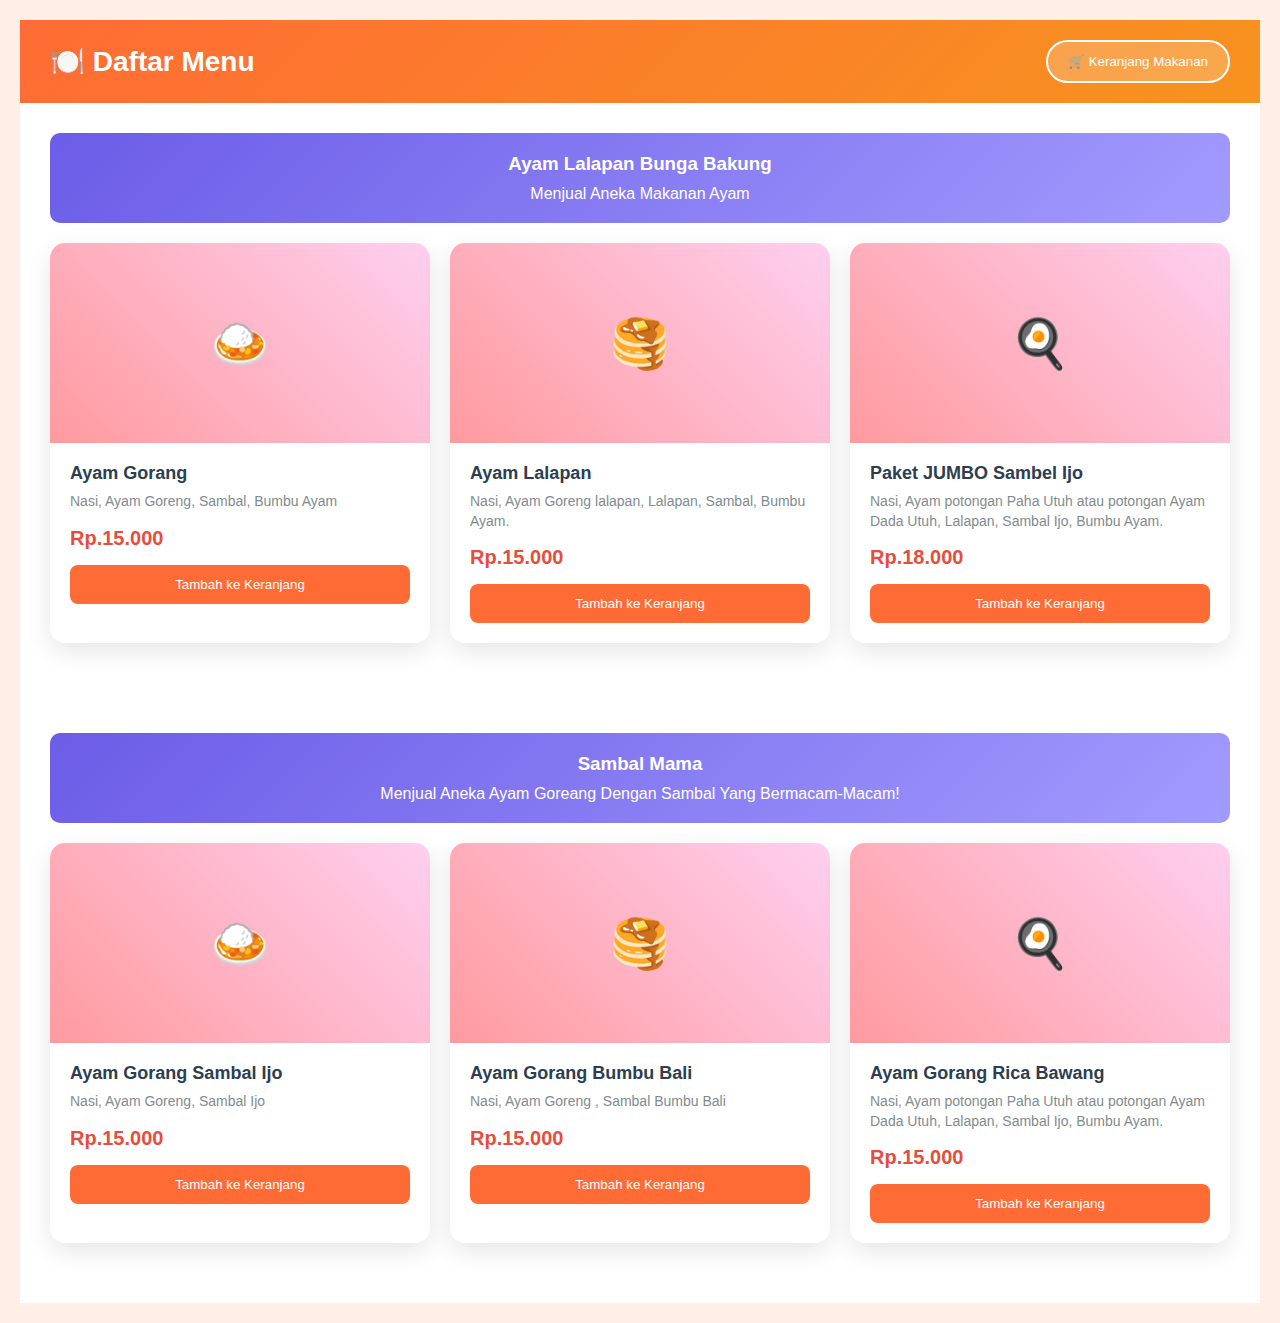
<file: halamanMakanan.html>
<!DOCTYPE html>
<html lang="id">
<head>
    <meta charset="UTF-8">
    <meta name="viewport" content="width=device-width, initial-scale=1.0">
    <title>Daftar Menu</title>
    <link rel="stylesheet" href="css/Hlmakanan.css">
</head>
<body>
 <div class="demo-container">
        <div class="header">
            <h1>🍽️ Daftar Menu</h1>
            <button class="cart-button" onclick="openCart()">
                🛒 Keranjang Makanan
                <span class="cart-counter" id="cartCounter" style="display: none;">0</span>
            </button>
        </div>

        <div class="content">
            <div class="demo-info">
                <h3>Ayam Lalapan Bunga Bakung</h3>
                <p>Menjual Aneka Makanan Ayam</p>
            </div>

            <div class="sample-items">
                <div class="menu-item">
                    <div class="item-image">🍛</div>
                    <div class="item-info">
                        <div class="item-name">Ayam Gorang</div>
                        <div class="item-desc">Nasi, Ayam Goreng, Sambal, Bumbu Ayam</div>
                        <div class="item-price">Rp.15.000</div>
                        <button class="btn-add-to-cart" onclick="addToCart('Ayam Goreng', 15000)">
                            Tambah ke Keranjang
                        </button>
                    </div>  
                </div>

                <div class="menu-item">
                    <div class="item-image">🥞</div>
                    <div class="item-info">
                        <div class="item-name">Ayam Lalapan</div>
                        <div class="item-desc">Nasi, Ayam Goreng lalapan, Lalapan, Sambal, Bumbu Ayam.</div>
                        <div class="item-price">Rp.15.000</div>
                        <button class="btn-add-to-cart" onclick="addToCart('Ayam Lalapan', 15000)">
                            Tambah ke Keranjang
                        </button>
                    </div>
                </div>

                <div class="menu-item">
                    <div class="item-image">🍳</div>
                    <div class="item-info">
                        <div class="item-name">Paket JUMBO Sambel Ijo</div>
                        <div class="item-desc">Nasi, Ayam potongan Paha Utuh atau potongan Ayam Dada Utuh, Lalapan, Sambal Ijo, Bumbu Ayam.</div>
                        <div class="item-price">Rp.18.000</div>
                        <button class="btn-add-to-cart" onclick="addToCart('Paket JUMBO Sambel Ijo', 18000)">
                            Tambah ke Keranjang
                        </button>
                    </div>
                </div>
            </div>
        </div>
    </div>

    <div class="demo-container">
        <div class="content">
            <div class="demo-info">
                <h3>Sambal Mama</h3>
                <p>Menjual Aneka Ayam Goreang Dengan Sambal Yang Bermacam-Macam!</p>
            </div>

            <div class="sample-items">
                <div class="menu-item">
                    <div class="item-image">🍛</div>
                    <div class="item-info">
                        <div class="item-name">Ayam Gorang Sambal Ijo</div>
                        <div class="item-desc">Nasi, Ayam Goreng, Sambal Ijo</div>
                        <div class="item-price">Rp.15.000</div>
                        <button class="btn-add-to-cart" onclick="addToCart('Ayam Gorang Sambal Ijo', 15000)">
                            Tambah ke Keranjang
                        </button>
                    </div>  
                </div>

                <div class="menu-item">
                    <div class="item-image">🥞</div>
                    <div class="item-info">
                        <div class="item-name">Ayam Gorang Bumbu Bali</div>
                        <div class="item-desc">Nasi, Ayam Goreng , Sambal Bumbu Bali</div>
                        <div class="item-price">Rp.15.000</div>
                        <button class="btn-add-to-cart" onclick="addToCart('Ayam Gorang Bumbu Bali', 15000)">
                            Tambah ke Keranjang
                        </button>
                    </div>
                </div>

                <div class="menu-item">
                    <div class="item-image">🍳</div>
                    <div class="item-info">
                        <div class="item-name">Ayam Gorang Rica Bawang</div>
                        <div class="item-desc">Nasi, Ayam potongan Paha Utuh atau potongan Ayam Dada Utuh, Lalapan, Sambal Ijo, Bumbu Ayam.</div>
                        <div class="item-price">Rp.15.000</div>
                        <button class="btn-add-to-cart" onclick="addToCart('PAyam Gorang Rica Bawang', 15000)">
                            Tambah ke Keranjang
                        </button>
                    </div>
                </div>
            </div>
        </div>
    </div>

    <!-- Cart Modal -->
    <div id="cartModal" class="modal">
        <div class="modal-content">
            <div class="modal-header">
                <h2>🛒 Keranjang Makanan</h2>
                <span class="close" onclick="closeCart()">&times;</span>
            </div>
            
            <div class="modal-body">
                <div id="cartItems">
                    <div class="cart-empty">
                        <div style="font-size: 48px; margin-bottom: 20px;">🛒</div>
                        <h3>Keranjang Kosong</h3>
                        <p>Belum ada makanan yang ditambahkan ke keranjang</p>
                    </div>
                </div>
            </div>
            
            <div class="cart-total" id="cartTotal" style="display: none;">
                <div class="total-label">Total Belanja:</div>
                <div class="total-amount" id="totalAmount">Rp.0</div>
            </div>
            
            <div class="checkout-section">
                <button class="checkout-btn" id="checkoutBtn" onclick="checkout()" disabled>
                    🚀 Pembayaran Qris
                </button>
            </div>
        </div>
    </div>
    
    <script src="js/HLmakan.js"></script>
</body>
</html>
</file>
<file: css/Hlmakanan.css>
* {
            margin: 0;
            padding: 0;
            box-sizing: border-box;
        }

        body {
            font-family: 'Segoe UI', Tahoma, Geneva, Verdana, sans-serif;
            background: #ffefe7;
            min-height: 100vh;
            padding: 20px;
        }

        .demo-container {
            max-width: 1250px;
            margin: 0 auto;
            background: white;
            border-radius: 0px;
        }

        .header {
            background: linear-gradient(135deg, #ff6b35, #f7931e);
            padding: 20px 30px;
            color: white;
            display: flex;
            justify-content: space-between;
            align-items: center;
        }

        .header h1 {
            font-size: 28px;
            font-weight: 600;
        }

        .cart-button {
            background: rgba(255,255,255,0.2);
            border: 2px solid white;
            color: white;
            padding: 12px 20px;
            border-radius: 25px;
            cursor: pointer;
            display: flex;
            align-items: center;
            gap: 10px;
            font-weight: 500;
            transition: all 0.3s ease;
            position: relative;
        }

        .cart-button:hover {
            background: white;
            color: #ff6b35;
            transform: translateY(-2px);
        }

        .cart-counter {
            background: #e74c3c;
            color: white;
            border-radius: 50%;
            width: 24px;
            height: 24px;
            display: flex;
            align-items: center;
            justify-content: center;
            font-size: 12px;
            font-weight: bold;
            position: absolute;
            top: -8px;
            right: -8px;
            animation: pulse 2s infinite;
        }

        @keyframes pulse {
            0% { transform: scale(1); }
            50% { transform: scale(1.1); }
            100% { transform: scale(1); }
        }

        .content {
            padding: 30px;
        }

        .sample-items {
            display: grid;
            grid-template-columns: repeat(auto-fit, minmax(300px, 1fr));
            gap: 20px;
            margin-bottom: 30px;
        }

        .menu-item {
            background: white;
            border-radius: 15px;
            overflow: hidden;
            box-shadow: 0 8px 25px rgba(0,0,0,0.1);
            transition: transform 0.3s ease;
        }

        .menu-item:hover {
            transform: translateY(-5px);
        }

        .item-image {
            width: 100%;
            height: 200px;
            background: linear-gradient(45deg, #ff9a9e, #fecfef);
            display: flex;
            align-items: center;
            justify-content: center;
            font-size: 48px;
        }

        .item-info {
            padding: 20px;
        }

        .item-name {
            font-size: 18px;
            font-weight: 600;
            color: #2c3e50;
            margin-bottom: 8px;
        }

        .item-desc {
            color: #7f8c8d;
            font-size: 14px;
            margin-bottom: 15px;
            line-height: 1.4;
        }

        .item-price {
            font-size: 20px;
            font-weight: bold;
            color: #e74c3c;
            margin-bottom: 15px;
        }

        .btn-add-to-cart {
            width: 100%;
            background: #ff6b35;
            color: white;
            border: none;
            padding: 12px 20px;
            border-radius: 8px;
            font-weight: 500;
            cursor: pointer;
            transition: all 0.3s ease;
        }

        .btn-add-to-cart:hover {
            background: #e55a2b;
            transform: translateY(-2px);
        }

        /* Modal Styles */
        .modal {
            display: none;
            position: fixed;
            z-index: 1000;
            left: 0;
            top: 0;
            width: 100%;
            height: 100%;
            background-color: rgba(0,0,0,0.5);
            backdrop-filter: blur(5px);
            animation: fadeIn 0.3s ease;
        }

        @keyframes fadeIn {
            from { opacity: 0; }
            to { opacity: 1; }
        }

        .modal-content {
            background-color: white;
            margin: 5% auto;
            padding: 0;
            border-radius: 20px;
            width: 90%;
            max-width: 800px;
            max-height: 80vh;
            overflow: hidden;
            box-shadow: 0 25px 80px rgba(0,0,0,0.3);
            animation: slideIn 0.3s ease;
        }

        @keyframes slideIn {
            from { transform: translateY(-50px); opacity: 0; }
            to { transform: translateY(0); opacity: 1; }
        }

        .modal-header {
            background: linear-gradient(135deg, #667eea, #764ba2);
            color: white;
            padding: 25px 30px;
            display: flex;
            justify-content: space-between;
            align-items: center;
        }

        .modal-header h2 {
            font-size: 24px;
            font-weight: 600;
        }

        .close {
            color: white;
            font-size: 32px;
            font-weight: bold;
            cursor: pointer;
            width: 40px;
            height: 40px;
            display: flex;
            align-items: center;
            justify-content: center;
            border-radius: 50%;
            transition: background-color 0.3s ease;
        }

        .close:hover {
            background-color: rgba(255,255,255,0.2);
        }

        .modal-body {
            padding: 30px;
            max-height: 50vh;
            overflow-y: auto;
        }

        .cart-empty {
            text-align: center;
            padding: 60px 20px;
            color: #7f8c8d;
        }

        .cart-empty h3 {
            margin-bottom: 10px;
            color: #95a5a6;
        }

        .cart-item {
            display: flex;
            justify-content: space-between;
            align-items: center;
            padding: 20px 0;
            border-bottom: 1px solid #ecf0f1;
            animation: slideInLeft 0.3s ease;
        }

        @keyframes slideInLeft {
            from { transform: translateX(-20px); opacity: 0; }
            to { transform: translateX(0); opacity: 1; }
        }

        .cart-item:last-child {
            border-bottom: none;
        }

        .cart-item-info {
            flex: 1;
        }

        .cart-item-name {
            font-size: 18px;
            font-weight: 600;
            color: #2c3e50;
            margin-bottom: 5px;
        }

        .cart-item-price {
            color: #7f8c8d;
            font-size: 14px;
            margin-bottom: 10px;
        }

        .quantity-controls {
            display: flex;
            align-items: center;
            gap: 10px;
        }

        .quantity-btn {
            width: 32px;
            height: 32px;
            border: 2px solid #3498db;
            background: white;
            color: #3498db;
            border-radius: 50%;
            cursor: pointer;
            display: flex;
            align-items: center;
            justify-content: center;
            font-weight: bold;
            transition: all 0.3s ease;
        }

        .quantity-btn:hover {
            background: #3498db;
            color: white;
            transform: scale(1.1);
        }

        .quantity-display {
            min-width: 30px;
            text-align: center;
            font-weight: 600;
            font-size: 16px;
            color: #2c3e50;
        }

        .remove-item {
            background: #e74c3c;
            color: white;
            border: none;
            padding: 6px 12px;
            border-radius: 15px;
            font-size: 12px;
            cursor: pointer;
            transition: all 0.3s ease;
        }

        .remove-item:hover {
            background: #c0392b;
            transform: translateY(-1px);
        }

        .cart-total {
            background: linear-gradient(135deg, #f8f9fa, #e9ecef);
            padding: 25px 30px;
            border-top: 2px solid #dee2e6;
            display: flex;
            justify-content: space-between;
            align-items: center;
        }

        .total-label {
            font-size: 20px;
            font-weight: 600;
            color: #2c3e50;
        }

        .total-amount {
            font-size: 24px;
            font-weight: bold;
            color: #e74c3c;
        }

        .checkout-section {
            padding: 20px 30px;
            background: #f8f9fa;
        }

        .checkout-btn {
            width: 100%;
            background: linear-gradient(135deg, #28a745, #20c997);
            color: white;
            border: none;
            padding: 15px 30px;
            border-radius: 10px;
            font-size: 18px;
            font-weight: 600;
            cursor: pointer;
            transition: all 0.3s ease;
            box-shadow: 0 4px 15px rgba(40, 167, 69, 0.3);
        }

        .checkout-btn:hover:not(:disabled) {
            transform: translateY(-2px);
            box-shadow: 0 6px 20px rgba(40, 167, 69, 0.4);
        }

        .checkout-btn:disabled {
            background: #6c757d;
            cursor: not-allowed;
            box-shadow: none;
        }

        /* Scrollbar Styling */
        .modal-body::-webkit-scrollbar {
            width: 8px;
        }

        .modal-body::-webkit-scrollbar-track {
            background: #f1f1f1;
            border-radius: 10px;
        }

        .modal-body::-webkit-scrollbar-thumb {
            background: #888;
            border-radius: 10px;
        }

        .modal-body::-webkit-scrollbar-thumb:hover {
            background: #555;
        }

        /* Notification Styles */
        @keyframes slideInRight {
            from { transform: translateX(100%); opacity: 0; }
            to { transform: translateX(0); opacity: 1; }
        }

        @keyframes slideOutRight {
            from { transform: translateX(0); opacity: 1; }
            to { transform: translateX(100%); opacity: 0; }
        }

        /* Demo Info */
        .demo-info {
            background: linear-gradient(135deg, #6c5ce7, #a29bfe);
            color: white;
            padding: 20px;
            text-align: center;
            margin-bottom: 20px;
            border-radius: 10px;
        }

        .demo-info h3 {
            margin-bottom: 10px;
        }
</file>
